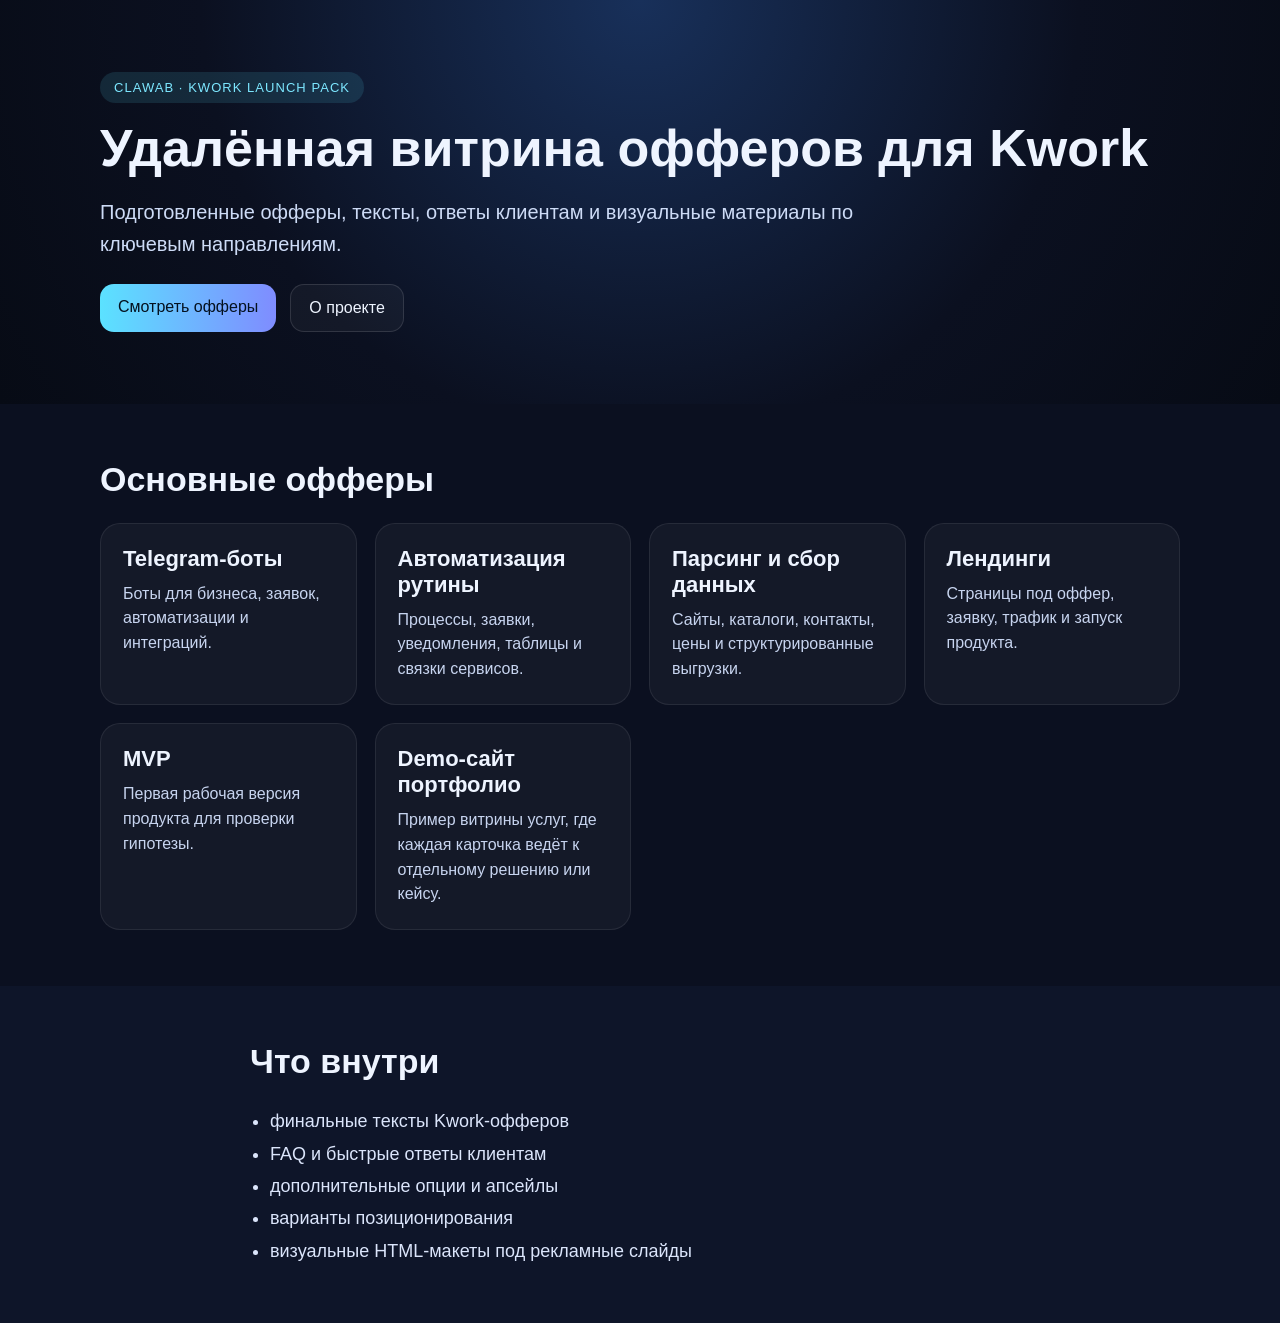
<file: index.html>
<!doctype html>
<html lang="ru">
<head>
  <meta charset="UTF-8" />
  <meta name="viewport" content="width=device-width, initial-scale=1.0" />
  <title>Clawab — Kwork Launch Pack</title>
  <link rel="stylesheet" href="styles.css" />
</head>
<body>
  <header class="hero">
    <div class="container">
      <div class="badge">Clawab · Kwork Launch Pack</div>
      <h1>Удалённая витрина офферов для Kwork</h1>
      <p class="lead">Подготовленные офферы, тексты, ответы клиентам и визуальные материалы по ключевым направлениям.</p>
      <div class="hero-links">
        <a class="button primary" href="#offers">Смотреть офферы</a>
        <a class="button" href="#about">О проекте</a>
      </div>
    </div>
  </header>

  <main>
    <section class="section" id="offers">
      <div class="container">
        <h2>Основные офферы</h2>
        <div class="grid cards">
          <a class="card" href="offers/telegram-bot.html">
            <h3>Telegram-боты</h3>
            <p>Боты для бизнеса, заявок, автоматизации и интеграций.</p>
          </a>
          <a class="card" href="offers/business-automation.html">
            <h3>Автоматизация рутины</h3>
            <p>Процессы, заявки, уведомления, таблицы и связки сервисов.</p>
          </a>
          <a class="card" href="offers/web-scraping.html">
            <h3>Парсинг и сбор данных</h3>
            <p>Сайты, каталоги, контакты, цены и структурированные выгрузки.</p>
          </a>
          <a class="card" href="offers/landing-pages.html">
            <h3>Лендинги</h3>
            <p>Страницы под оффер, заявку, трафик и запуск продукта.</p>
          </a>
          <a class="card" href="offers/mvp-development.html">
            <h3>MVP</h3>
            <p>Первая рабочая версия продукта для проверки гипотезы.</p>
          </a>
          <a class="card" href="offers/service-showcase.html">
            <h3>Demo-сайт портфолио</h3>
            <p>Пример витрины услуг, где каждая карточка ведёт к отдельному решению или кейсу.</p>
          </a>
        </div>
      </div>
    </section>

    <section class="section alt" id="about">
      <div class="container narrow">
        <h2>Что внутри</h2>
        <ul class="feature-list">
          <li>финальные тексты Kwork-офферов</li>
          <li>FAQ и быстрые ответы клиентам</li>
          <li>дополнительные опции и апсейлы</li>
          <li>варианты позиционирования</li>
          <li>визуальные HTML-макеты под рекламные слайды</li>
        </ul>
      </div>
    </section>
  </main>
</body>
</html>
</file>
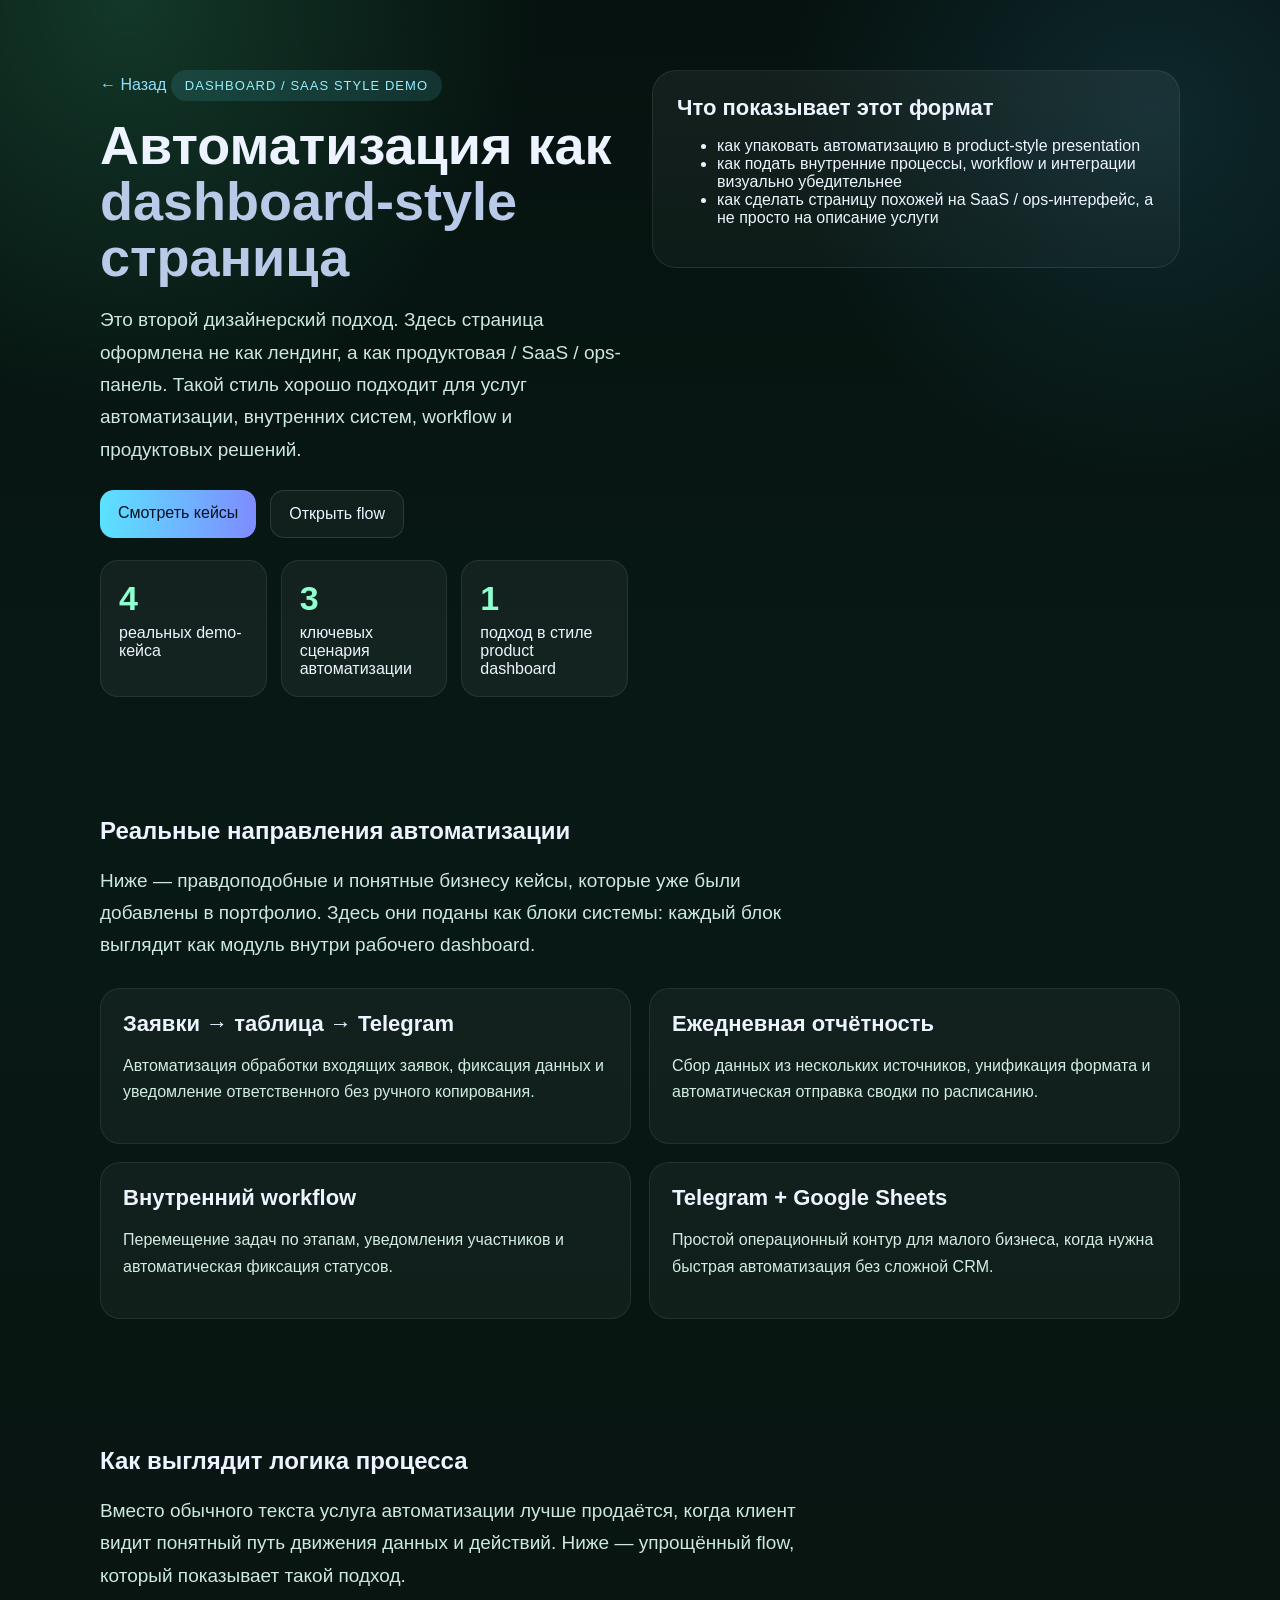
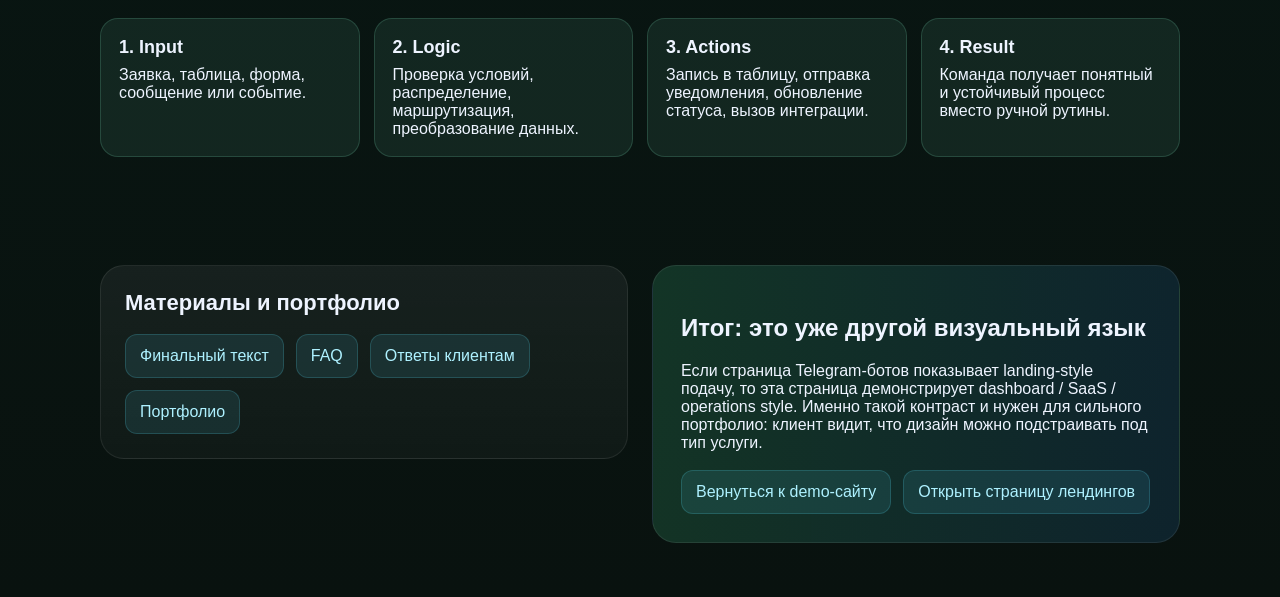
<file: offers/business-automation.html>
<!doctype html>
<html lang="ru">
<head>
  <meta charset="UTF-8"/>
  <meta name="viewport" content="width=device-width, initial-scale=1.0"/>
  <title>Автоматизация — Dashboard Demo</title>
  <link rel="stylesheet" href="../styles.css"/>
</head>
<body class="dashboard-page">
  <main>
    <section class="dash-hero">
      <div class="container dash-grid">
        <div>
          <a class="back" href="../index.html">← Назад</a>
          <div class="landing-kicker">Dashboard / SaaS style demo</div>
          <h1 class="dash-title">Автоматизация как <span class="muted">dashboard-style страница</span></h1>
          <p class="dash-text">Это второй дизайнерский подход. Здесь страница оформлена не как лендинг, а как продуктовая / SaaS / ops-панель. Такой стиль хорошо подходит для услуг автоматизации, внутренних систем, workflow и продуктовых решений.</p>
          <div class="landing-actions">
            <a class="button primary" href="#cases">Смотреть кейсы</a>
            <a class="button" href="#flow">Открыть flow</a>
          </div>
          <div class="stats">
            <div class="stat"><div class="num">4</div><div>реальных demo-кейса</div></div>
            <div class="stat"><div class="num">3</div><div>ключевых сценария автоматизации</div></div>
            <div class="stat"><div class="num">1</div><div>подход в стиле product dashboard</div></div>
          </div>
        </div>
        <div class="dash-panel">
          <h3>Что показывает этот формат</h3>
          <ul>
            <li>как упаковать автоматизацию в product-style presentation</li>
            <li>как подать внутренние процессы, workflow и интеграции визуально убедительнее</li>
            <li>как сделать страницу похожей на SaaS / ops-интерфейс, а не просто на описание услуги</li>
          </ul>
        </div>
      </div>
    </section>

    <section class="dash-layout" id="cases">
      <div class="container">
        <div class="section-intro">
          <h2>Реальные направления автоматизации</h2>
          <p class="dash-text">Ниже — правдоподобные и понятные бизнесу кейсы, которые уже были добавлены в портфолио. Здесь они поданы как блоки системы: каждый блок выглядит как модуль внутри рабочего dashboard.</p>
        </div>
        <div class="dashboard-cards">
          <div class="dashboard-card">
            <h3>Заявки → таблица → Telegram</h3>
            <p>Автоматизация обработки входящих заявок, фиксация данных и уведомление ответственного без ручного копирования.</p>
          </div>
          <div class="dashboard-card">
            <h3>Ежедневная отчётность</h3>
            <p>Сбор данных из нескольких источников, унификация формата и автоматическая отправка сводки по расписанию.</p>
          </div>
          <div class="dashboard-card">
            <h3>Внутренний workflow</h3>
            <p>Перемещение задач по этапам, уведомления участников и автоматическая фиксация статусов.</p>
          </div>
          <div class="dashboard-card">
            <h3>Telegram + Google Sheets</h3>
            <p>Простой операционный контур для малого бизнеса, когда нужна быстрая автоматизация без сложной CRM.</p>
          </div>
        </div>
      </div>
    </section>

    <section class="dash-layout" id="flow">
      <div class="container">
        <div class="section-intro">
          <h2>Как выглядит логика процесса</h2>
          <p class="dash-text">Вместо обычного текста услуга автоматизации лучше продаётся, когда клиент видит понятный путь движения данных и действий. Ниже — упрощённый flow, который показывает такой подход.</p>
        </div>
        <div class="process-flow">
          <div class="flow-step"><strong>1. Input</strong>Заявка, таблица, форма, сообщение или событие.</div>
          <div class="flow-step"><strong>2. Logic</strong>Проверка условий, распределение, маршрутизация, преобразование данных.</div>
          <div class="flow-step"><strong>3. Actions</strong>Запись в таблицу, отправка уведомления, обновление статуса, вызов интеграции.</div>
          <div class="flow-step"><strong>4. Result</strong>Команда получает понятный и устойчивый процесс вместо ручной рутины.</div>
        </div>
      </div>
    </section>

    <section class="dash-layout">
      <div class="container dash-grid">
        <div class="dash-panel">
          <h3>Материалы и портфолио</h3>
          <div class="links">
            <a class="smallbtn" href="../../offers/kwork/focus/business-automation/business-automation-kwork-final.md">Финальный текст</a>
            <a class="smallbtn" href="../../offers/kwork/focus/business-automation/business-automation-faq.md">FAQ</a>
            <a class="smallbtn" href="../../offers/kwork/focus/business-automation/business-automation-client-replies.md">Ответы клиентам</a>
            <a class="smallbtn" href="../../offers/kwork/focus/business-automation/business-automation-portfolio.md">Портфолио</a>
          </div>
        </div>
        <div class="dashboard-band">
          <h2>Итог: это уже другой визуальный язык</h2>
          <p>Если страница Telegram-ботов показывает landing-style подачу, то эта страница демонстрирует dashboard / SaaS / operations style. Именно такой контраст и нужен для сильного портфолио: клиент видит, что дизайн можно подстраивать под тип услуги.</p>
          <div class="links">
            <a class="smallbtn" href="service-showcase.html">Вернуться к demo-сайту</a>
            <a class="smallbtn" href="landing-pages.html">Открыть страницу лендингов</a>
          </div>
        </div>
      </div>
    </section>
  </main>
</body>
</html>
</file>
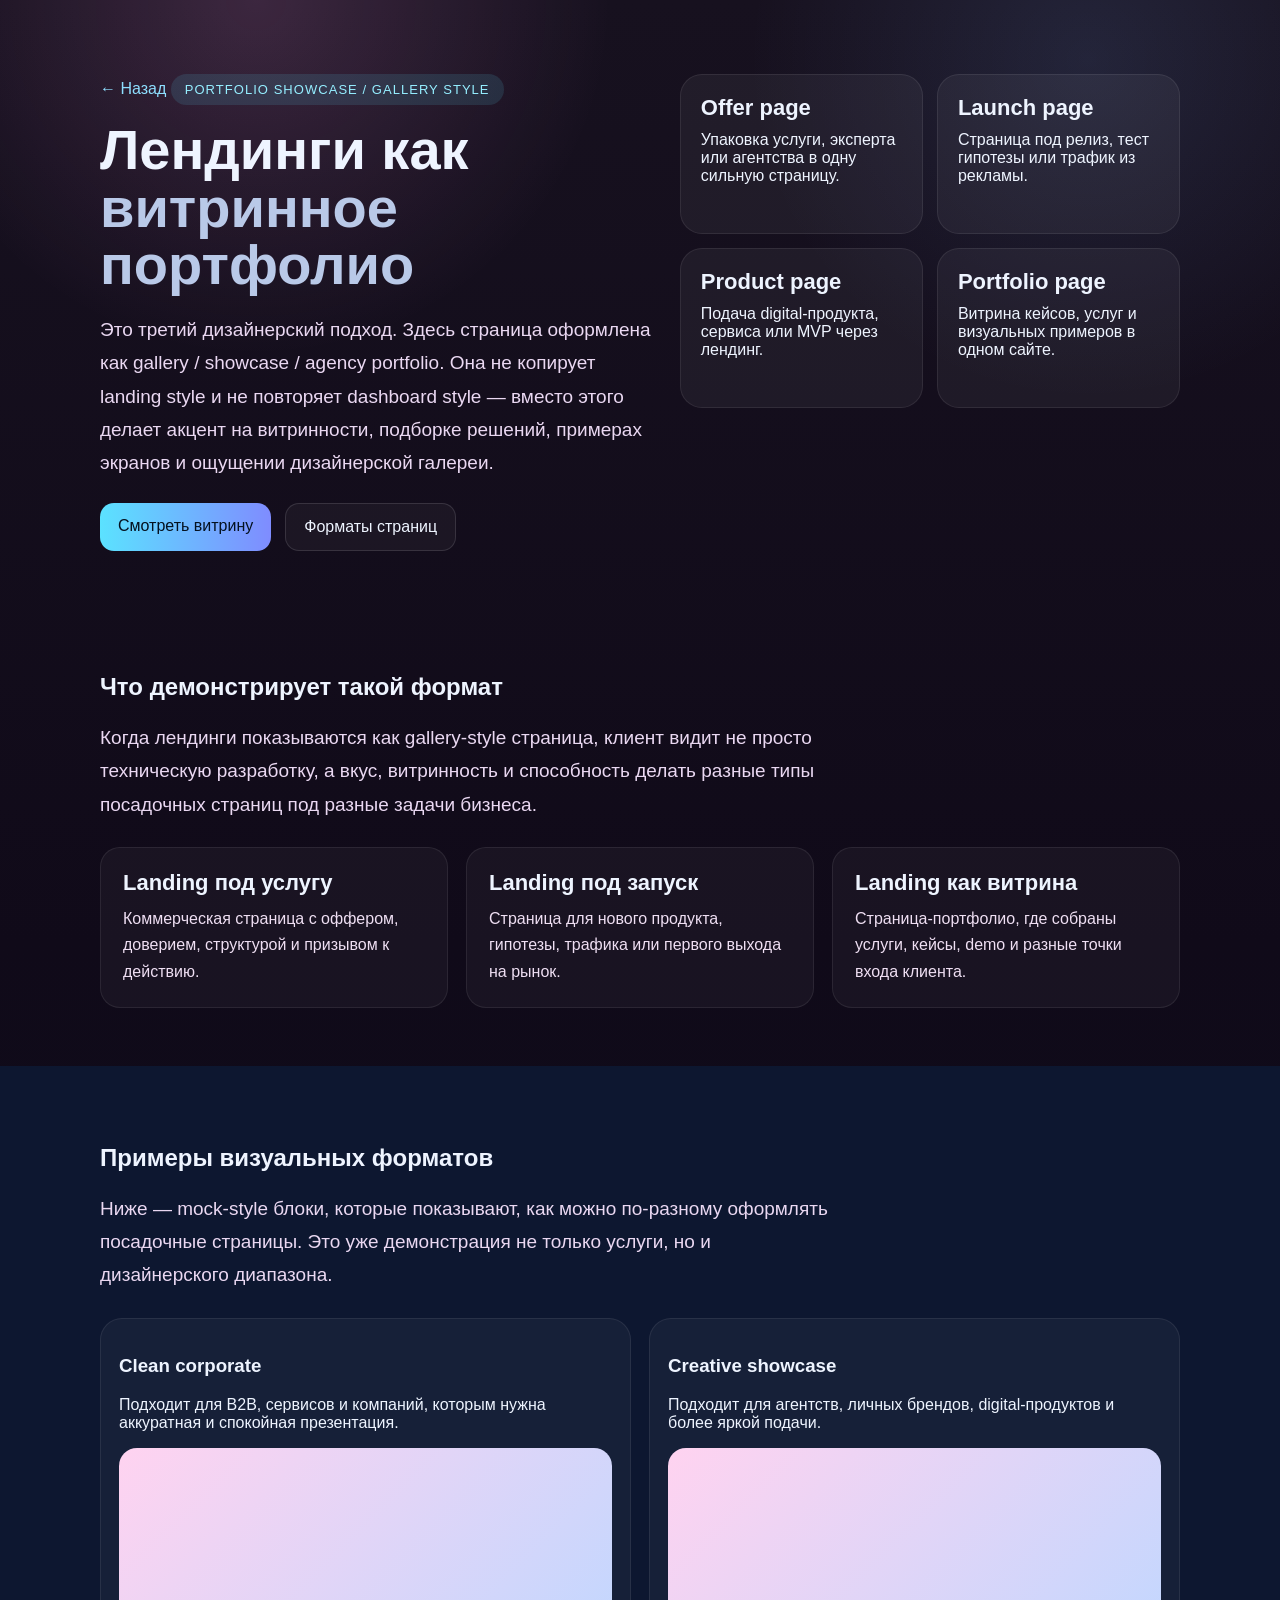
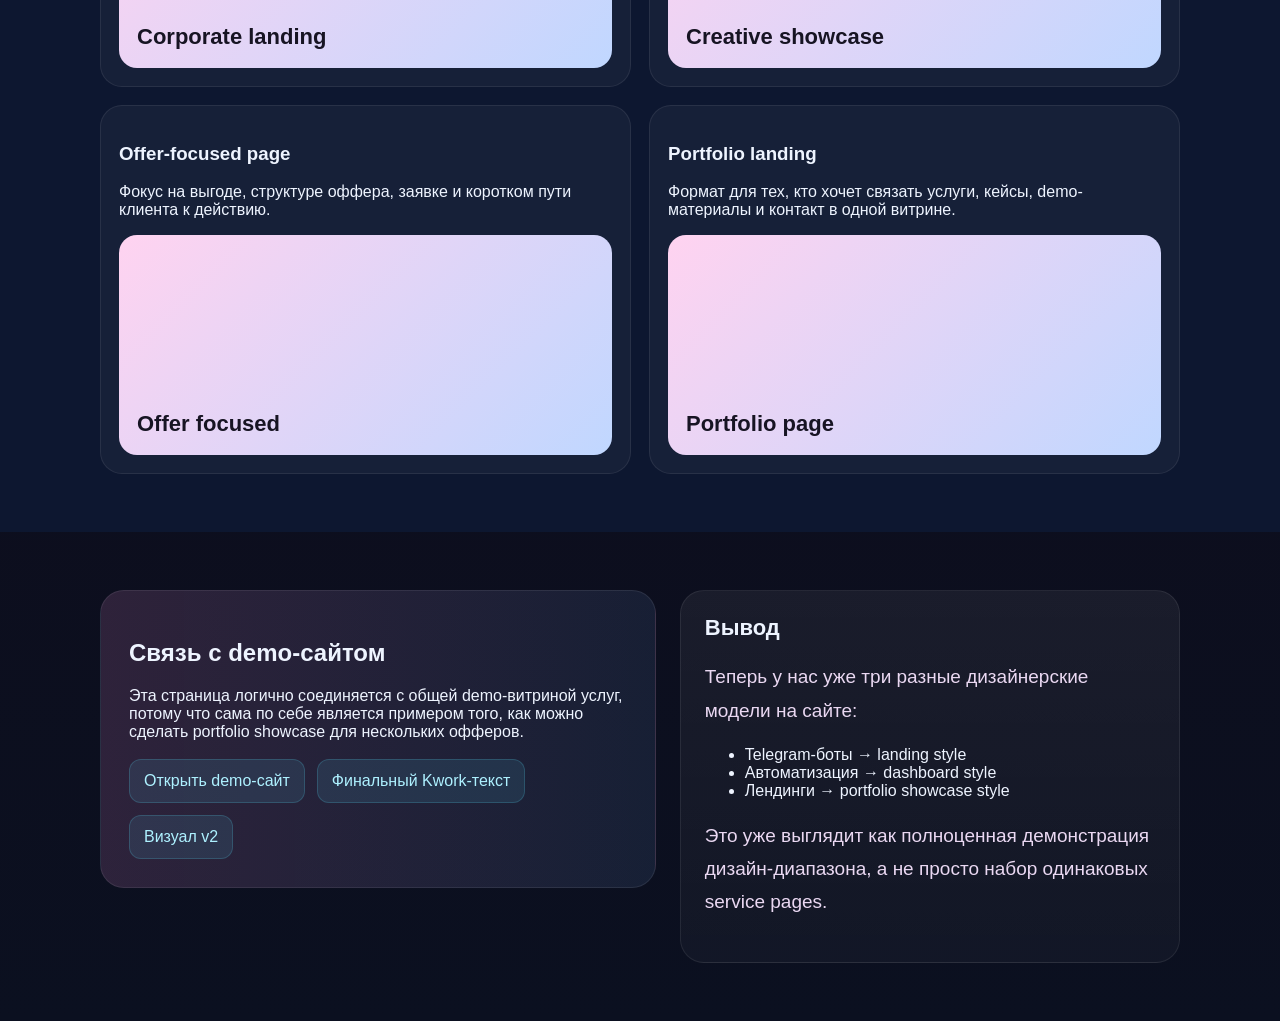
<file: offers/landing-pages.html>
<!doctype html>
<html lang="ru">
<head>
  <meta charset="UTF-8"/>
  <meta name="viewport" content="width=device-width, initial-scale=1.0"/>
  <title>Лендинги — Portfolio Showcase</title>
  <link rel="stylesheet" href="../styles.css"/>
</head>
<body class="gallery-page">
  <main>
    <section class="gallery-hero">
      <div class="container gallery-grid">
        <div>
          <a class="back" href="../index.html">← Назад</a>
          <div class="landing-kicker">Portfolio showcase / gallery style</div>
          <h1 class="gallery-title">Лендинги как <span class="muted">витринное портфолио</span></h1>
          <p class="gallery-text">Это третий дизайнерский подход. Здесь страница оформлена как gallery / showcase / agency portfolio. Она не копирует landing style и не повторяет dashboard style — вместо этого делает акцент на витринности, подборке решений, примерах экранов и ощущении дизайнерской галереи.</p>
          <div class="landing-actions">
            <a class="button primary" href="#gallery">Смотреть витрину</a>
            <a class="button" href="#formats">Форматы страниц</a>
          </div>
        </div>
        <div class="gallery-board">
          <div class="gallery-tile"><strong>Offer page</strong>Упаковка услуги, эксперта или агентства в одну сильную страницу.</div>
          <div class="gallery-tile"><strong>Launch page</strong>Страница под релиз, тест гипотезы или трафик из рекламы.</div>
          <div class="gallery-tile"><strong>Product page</strong>Подача digital-продукта, сервиса или MVP через лендинг.</div>
          <div class="gallery-tile"><strong>Portfolio page</strong>Витрина кейсов, услуг и визуальных примеров в одном сайте.</div>
        </div>
      </div>
    </section>

    <section class="landing-section" id="gallery">
      <div class="container">
        <div class="section-intro">
          <h2>Что демонстрирует такой формат</h2>
          <p class="gallery-text">Когда лендинги показываются как gallery-style страница, клиент видит не просто техническую разработку, а вкус, витринность и способность делать разные типы посадочных страниц под разные задачи бизнеса.</p>
        </div>
        <div class="portfolio-stack">
          <div class="portfolio-card">
            <h3>Landing под услугу</h3>
            <p>Коммерческая страница с оффером, доверием, структурой и призывом к действию.</p>
          </div>
          <div class="portfolio-card">
            <h3>Landing под запуск</h3>
            <p>Страница для нового продукта, гипотезы, трафика или первого выхода на рынок.</p>
          </div>
          <div class="portfolio-card">
            <h3>Landing как витрина</h3>
            <p>Страница-портфолио, где собраны услуги, кейсы, demo и разные точки входа клиента.</p>
          </div>
        </div>
      </div>
    </section>

    <section class="landing-section alt" id="formats">
      <div class="container">
        <div class="section-intro">
          <h2>Примеры визуальных форматов</h2>
          <p class="gallery-text">Ниже — mock-style блоки, которые показывают, как можно по-разному оформлять посадочные страницы. Это уже демонстрация не только услуги, но и дизайнерского диапазона.</p>
        </div>
        <div class="mock-gallery">
          <div class="mock-card">
            <h3>Clean corporate</h3>
            <p>Подходит для B2B, сервисов и компаний, которым нужна аккуратная и спокойная презентация.</p>
            <div class="mock-window">Corporate landing</div>
          </div>
          <div class="mock-card">
            <h3>Creative showcase</h3>
            <p>Подходит для агентств, личных брендов, digital-продуктов и более яркой подачи.</p>
            <div class="mock-window">Creative showcase</div>
          </div>
          <div class="mock-card">
            <h3>Offer-focused page</h3>
            <p>Фокус на выгоде, структуре оффера, заявке и коротком пути клиента к действию.</p>
            <div class="mock-window">Offer focused</div>
          </div>
          <div class="mock-card">
            <h3>Portfolio landing</h3>
            <p>Формат для тех, кто хочет связать услуги, кейсы, demo-материалы и контакт в одной витрине.</p>
            <div class="mock-window">Portfolio page</div>
          </div>
        </div>
      </div>
    </section>

    <section class="landing-section">
      <div class="container gallery-grid">
        <div class="gallery-band">
          <h2>Связь с demo-сайтом</h2>
          <p>Эта страница логично соединяется с общей demo-витриной услуг, потому что сама по себе является примером того, как можно сделать portfolio showcase для нескольких офферов.</p>
          <div class="links">
            <a class="smallbtn" href="service-showcase.html">Открыть demo-сайт</a>
            <a class="smallbtn" href="../../offers/kwork/focus/landing-pages/landing-pages-kwork-final.md">Финальный Kwork-текст</a>
            <a class="smallbtn" href="../../offers/kwork/focus/landing-pages/landing-pages-visual-v2.html">Визуал v2</a>
          </div>
        </div>
        <div class="dash-panel">
          <h3>Вывод</h3>
          <p class="gallery-text">Теперь у нас уже три разные дизайнерские модели на сайте:</p>
          <ul>
            <li>Telegram-боты → landing style</li>
            <li>Автоматизация → dashboard style</li>
            <li>Лендинги → portfolio showcase style</li>
          </ul>
          <p class="gallery-text">Это уже выглядит как полноценная демонстрация дизайн-диапазона, а не просто набор одинаковых service pages.</p>
        </div>
      </div>
    </section>
  </main>
</body>
</html>
</file>
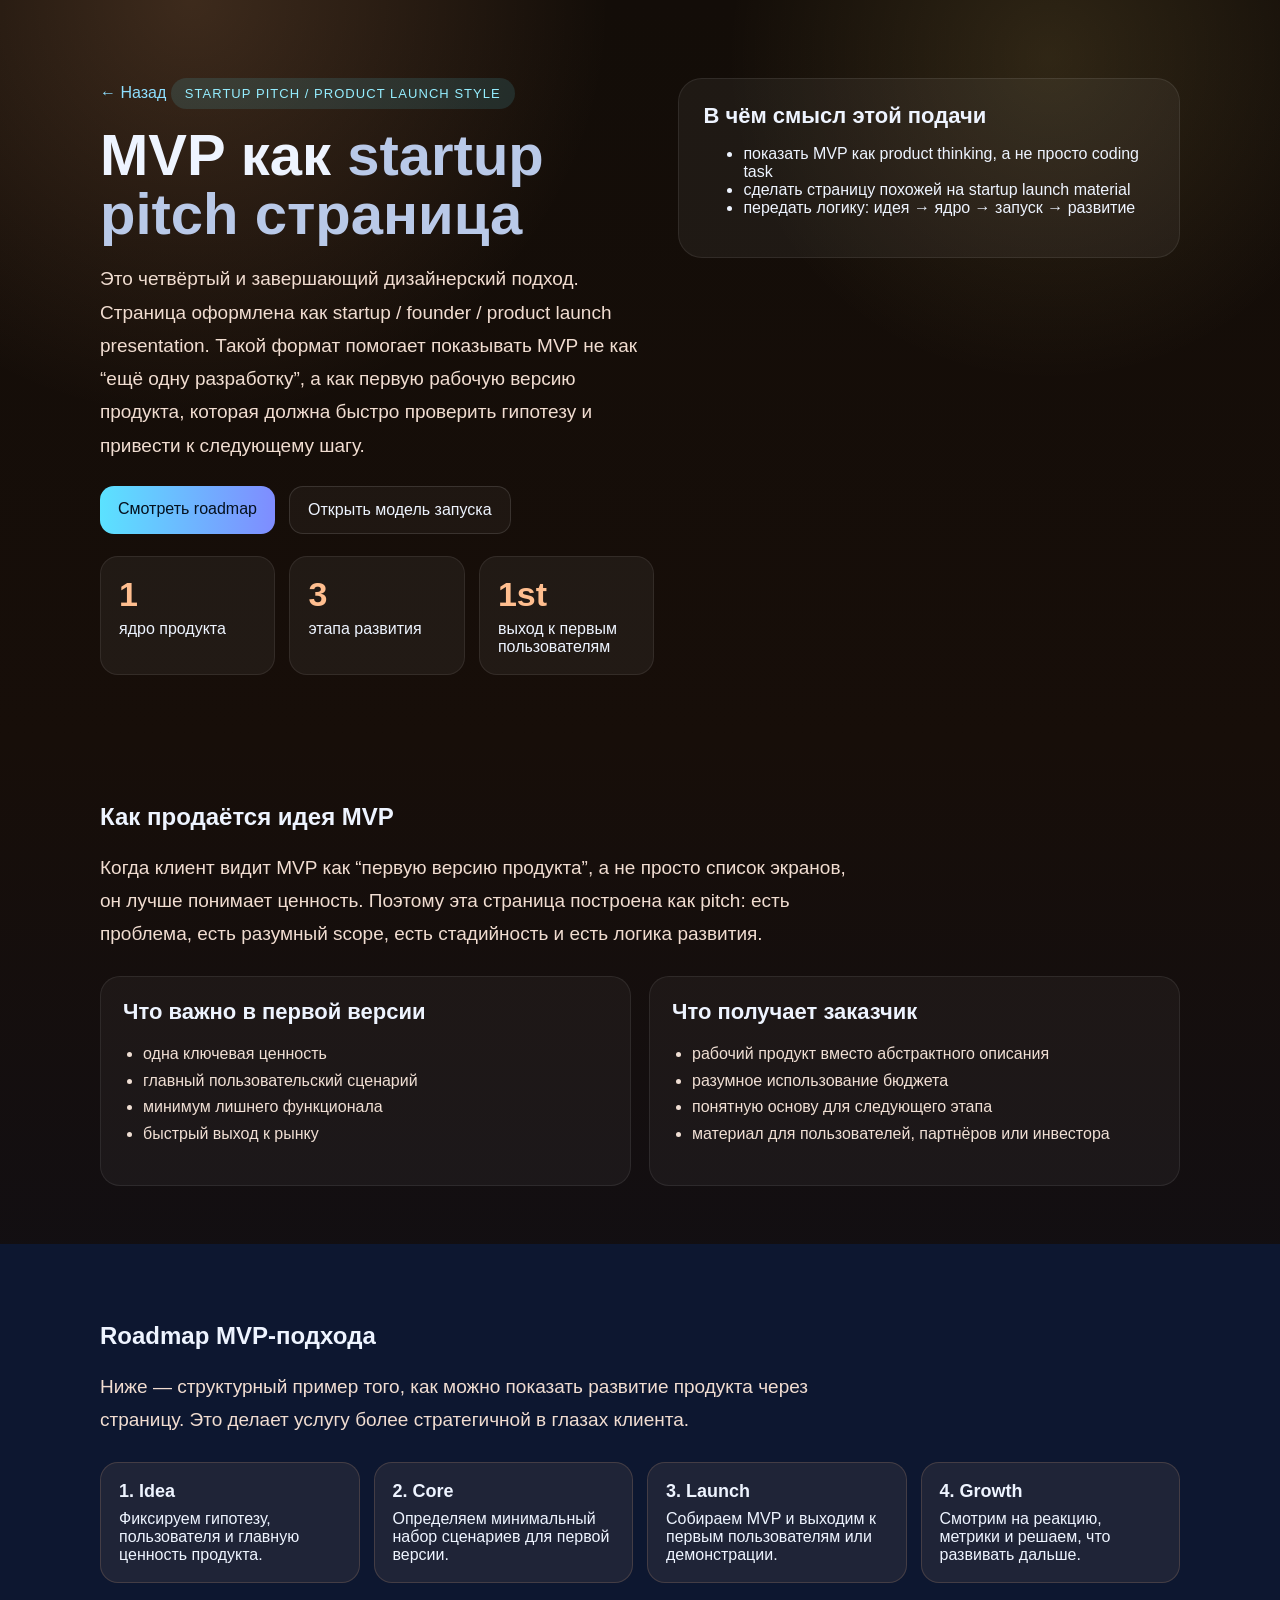
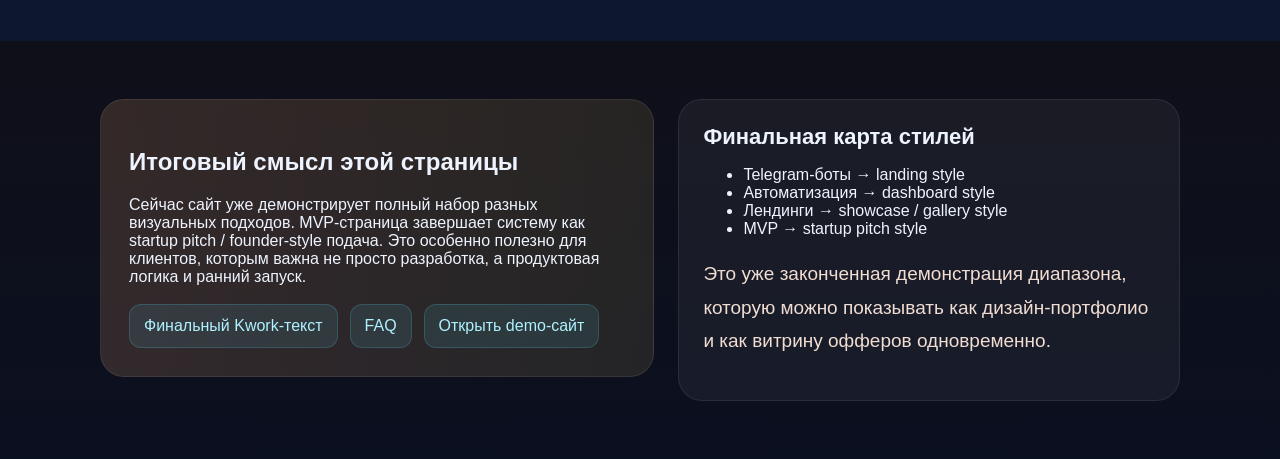
<file: offers/mvp-development.html>
<!doctype html>
<html lang="ru">
<head>
  <meta charset="UTF-8"/>
  <meta name="viewport" content="width=device-width, initial-scale=1.0"/>
  <title>MVP — Startup Pitch</title>
  <link rel="stylesheet" href="../styles.css"/>
</head>
<body class="startup-page">
  <main>
    <section class="startup-hero">
      <div class="container startup-grid">
        <div>
          <a class="back" href="../index.html">← Назад</a>
          <div class="landing-kicker">Startup pitch / product launch style</div>
          <h1 class="startup-title">MVP как <span class="muted">startup pitch страница</span></h1>
          <p class="startup-text">Это четвёртый и завершающий дизайнерский подход. Страница оформлена как startup / founder / product launch presentation. Такой формат помогает показывать MVP не как “ещё одну разработку”, а как первую рабочую версию продукта, которая должна быстро проверить гипотезу и привести к следующему шагу.</p>
          <div class="landing-actions">
            <a class="button primary" href="#roadmap">Смотреть roadmap</a>
            <a class="button" href="#model">Открыть модель запуска</a>
          </div>
          <div class="startup-metrics">
            <div class="startup-metric"><div class="num">1</div><div>ядро продукта</div></div>
            <div class="startup-metric"><div class="num">3</div><div>этапа развития</div></div>
            <div class="startup-metric"><div class="num">1st</div><div>выход к первым пользователям</div></div>
          </div>
        </div>
        <div class="startup-panel">
          <h3>В чём смысл этой подачи</h3>
          <ul>
            <li>показать MVP как product thinking, а не просто coding task</li>
            <li>сделать страницу похожей на startup launch material</li>
            <li>передать логику: идея → ядро → запуск → развитие</li>
          </ul>
        </div>
      </div>
    </section>

    <section class="landing-section" id="model">
      <div class="container">
        <div class="section-intro">
          <h2>Как продаётся идея MVP</h2>
          <p class="startup-text">Когда клиент видит MVP как “первую версию продукта”, а не просто список экранов, он лучше понимает ценность. Поэтому эта страница построена как pitch: есть проблема, есть разумный scope, есть стадийность и есть логика развития.</p>
        </div>
        <div class="founder-grid">
          <div class="founder-card">
            <h3>Что важно в первой версии</h3>
            <ul>
              <li>одна ключевая ценность</li>
              <li>главный пользовательский сценарий</li>
              <li>минимум лишнего функционала</li>
              <li>быстрый выход к рынку</li>
            </ul>
          </div>
          <div class="founder-card">
            <h3>Что получает заказчик</h3>
            <ul>
              <li>рабочий продукт вместо абстрактного описания</li>
              <li>разумное использование бюджета</li>
              <li>понятную основу для следующего этапа</li>
              <li>материал для пользователей, партнёров или инвестора</li>
            </ul>
          </div>
        </div>
      </div>
    </section>

    <section class="landing-section alt" id="roadmap">
      <div class="container">
        <div class="section-intro">
          <h2>Roadmap MVP-подхода</h2>
          <p class="startup-text">Ниже — структурный пример того, как можно показать развитие продукта через страницу. Это делает услугу более стратегичной в глазах клиента.</p>
        </div>
        <div class="roadmap">
          <div class="roadmap-step"><strong>1. Idea</strong>Фиксируем гипотезу, пользователя и главную ценность продукта.</div>
          <div class="roadmap-step"><strong>2. Core</strong>Определяем минимальный набор сценариев для первой версии.</div>
          <div class="roadmap-step"><strong>3. Launch</strong>Собираем MVP и выходим к первым пользователям или демонстрации.</div>
          <div class="roadmap-step"><strong>4. Growth</strong>Смотрим на реакцию, метрики и решаем, что развивать дальше.</div>
        </div>
      </div>
    </section>

    <section class="landing-section">
      <div class="container startup-grid">
        <div class="startup-band">
          <h2>Итоговый смысл этой страницы</h2>
          <p>Сейчас сайт уже демонстрирует полный набор разных визуальных подходов. MVP-страница завершает систему как startup pitch / founder-style подача. Это особенно полезно для клиентов, которым важна не просто разработка, а продуктовая логика и ранний запуск.</p>
          <div class="links">
            <a class="smallbtn" href="../../offers/kwork/focus/mvp-development/mvp-development-kwork-final.md">Финальный Kwork-текст</a>
            <a class="smallbtn" href="../../offers/kwork/focus/mvp-development/mvp-development-faq.md">FAQ</a>
            <a class="smallbtn" href="service-showcase.html">Открыть demo-сайт</a>
          </div>
        </div>
        <div class="startup-panel">
          <h3>Финальная карта стилей</h3>
          <ul>
            <li>Telegram-боты → landing style</li>
            <li>Автоматизация → dashboard style</li>
            <li>Лендинги → showcase / gallery style</li>
            <li>MVP → startup pitch style</li>
          </ul>
          <p class="startup-text">Это уже законченная демонстрация диапазона, которую можно показывать как дизайн-портфолио и как витрину офферов одновременно.</p>
        </div>
      </div>
    </section>
  </main>
</body>
</html>
</file>
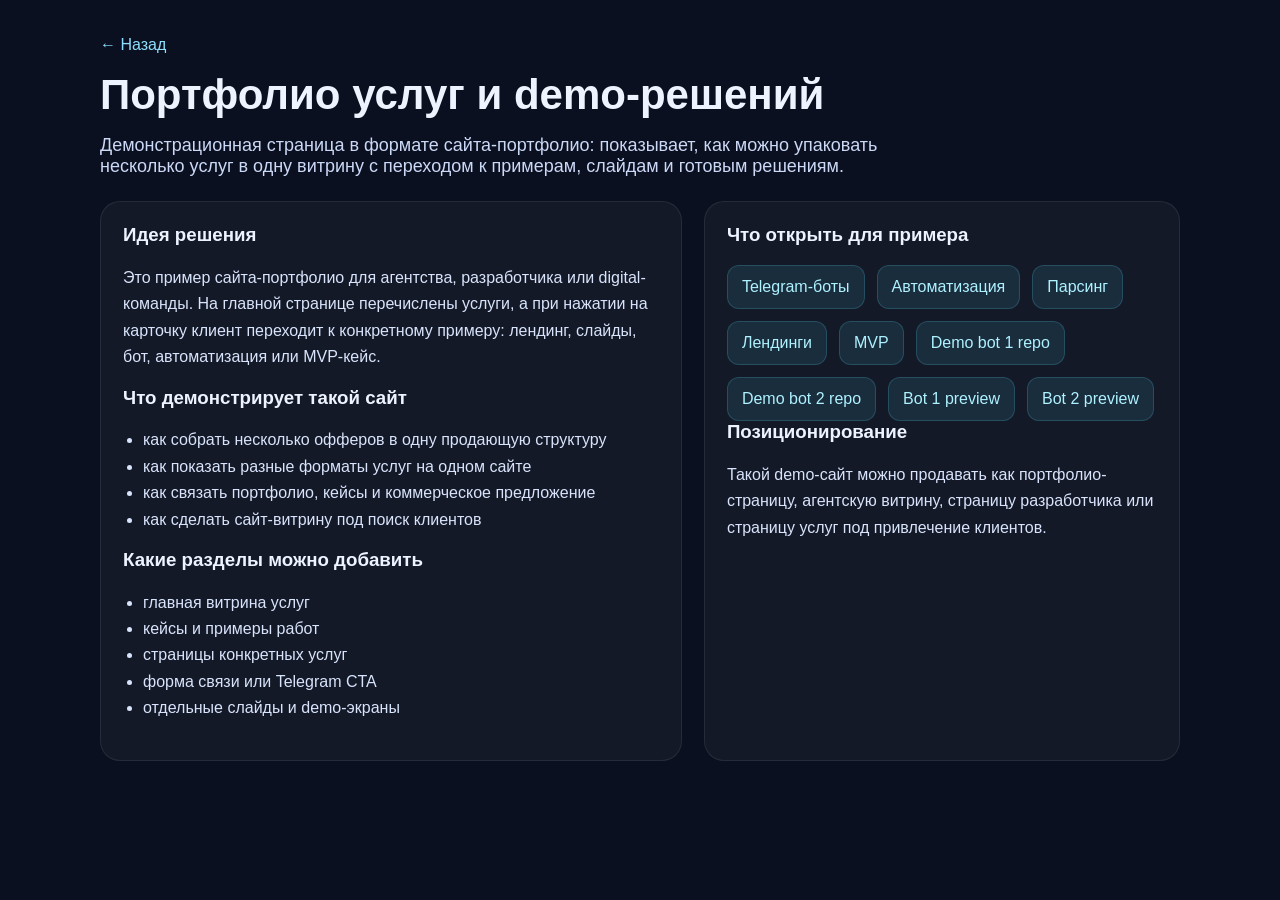
<file: offers/service-showcase.html>
<!doctype html><html lang="ru"><head><meta charset="UTF-8"/><meta name="viewport" content="width=device-width, initial-scale=1.0"/><title>Портфолио услуг</title><link rel="stylesheet" href="../styles.css"/></head><body><main class="offer-page"><div class="container"><a class="back" href="../index.html">← Назад</a><div class="hero-mini"><h1 class="offer-title">Портфолио услуг и demo-решений</h1><p class="offer-sub">Демонстрационная страница в формате сайта-портфолио: показывает, как можно упаковать несколько услуг в одну витрину с переходом к примерам, слайдам и готовым решениям.</p></div><div class="panels"><section class="panel"><h3>Идея решения</h3><p>Это пример сайта-портфолио для агентства, разработчика или digital-команды. На главной странице перечислены услуги, а при нажатии на карточку клиент переходит к конкретному примеру: лендинг, слайды, бот, автоматизация или MVP-кейс.</p><h3>Что демонстрирует такой сайт</h3><ul><li>как собрать несколько офферов в одну продающую структуру</li><li>как показать разные форматы услуг на одном сайте</li><li>как связать портфолио, кейсы и коммерческое предложение</li><li>как сделать сайт-витрину под поиск клиентов</li></ul><h3>Какие разделы можно добавить</h3><ul><li>главная витрина услуг</li><li>кейсы и примеры работ</li><li>страницы конкретных услуг</li><li>форма связи или Telegram CTA</li><li>отдельные слайды и demo-экраны</li></ul></section><aside class="panel"><h3>Что открыть для примера</h3><div class="links"><a class="smallbtn" href="telegram-bot.html">Telegram-боты</a><a class="smallbtn" href="business-automation.html">Автоматизация</a><a class="smallbtn" href="web-scraping.html">Парсинг</a><a class="smallbtn" href="landing-pages.html">Лендинги</a><a class="smallbtn" href="mvp-development.html">MVP</a><a class="smallbtn" href="https://github.com/seostout-design/wellcoom_tg_bot" target="_blank">Demo bot 1 repo</a><a class="smallbtn" href="https://github.com/seostout-design/form_tg_bot" target="_blank">Demo bot 2 repo</a><a class="smallbtn" href="../assets/bot1-screen.svg" target="_blank">Bot 1 preview</a><a class="smallbtn" href="../assets/bot2-screen.svg" target="_blank">Bot 2 preview</a></div><h3>Позиционирование</h3><p>Такой demo-сайт можно продавать как портфолио-страницу, агентскую витрину, страницу разработчика или страницу услуг под привлечение клиентов.</p></aside></div></div></main></body></html>
</file>
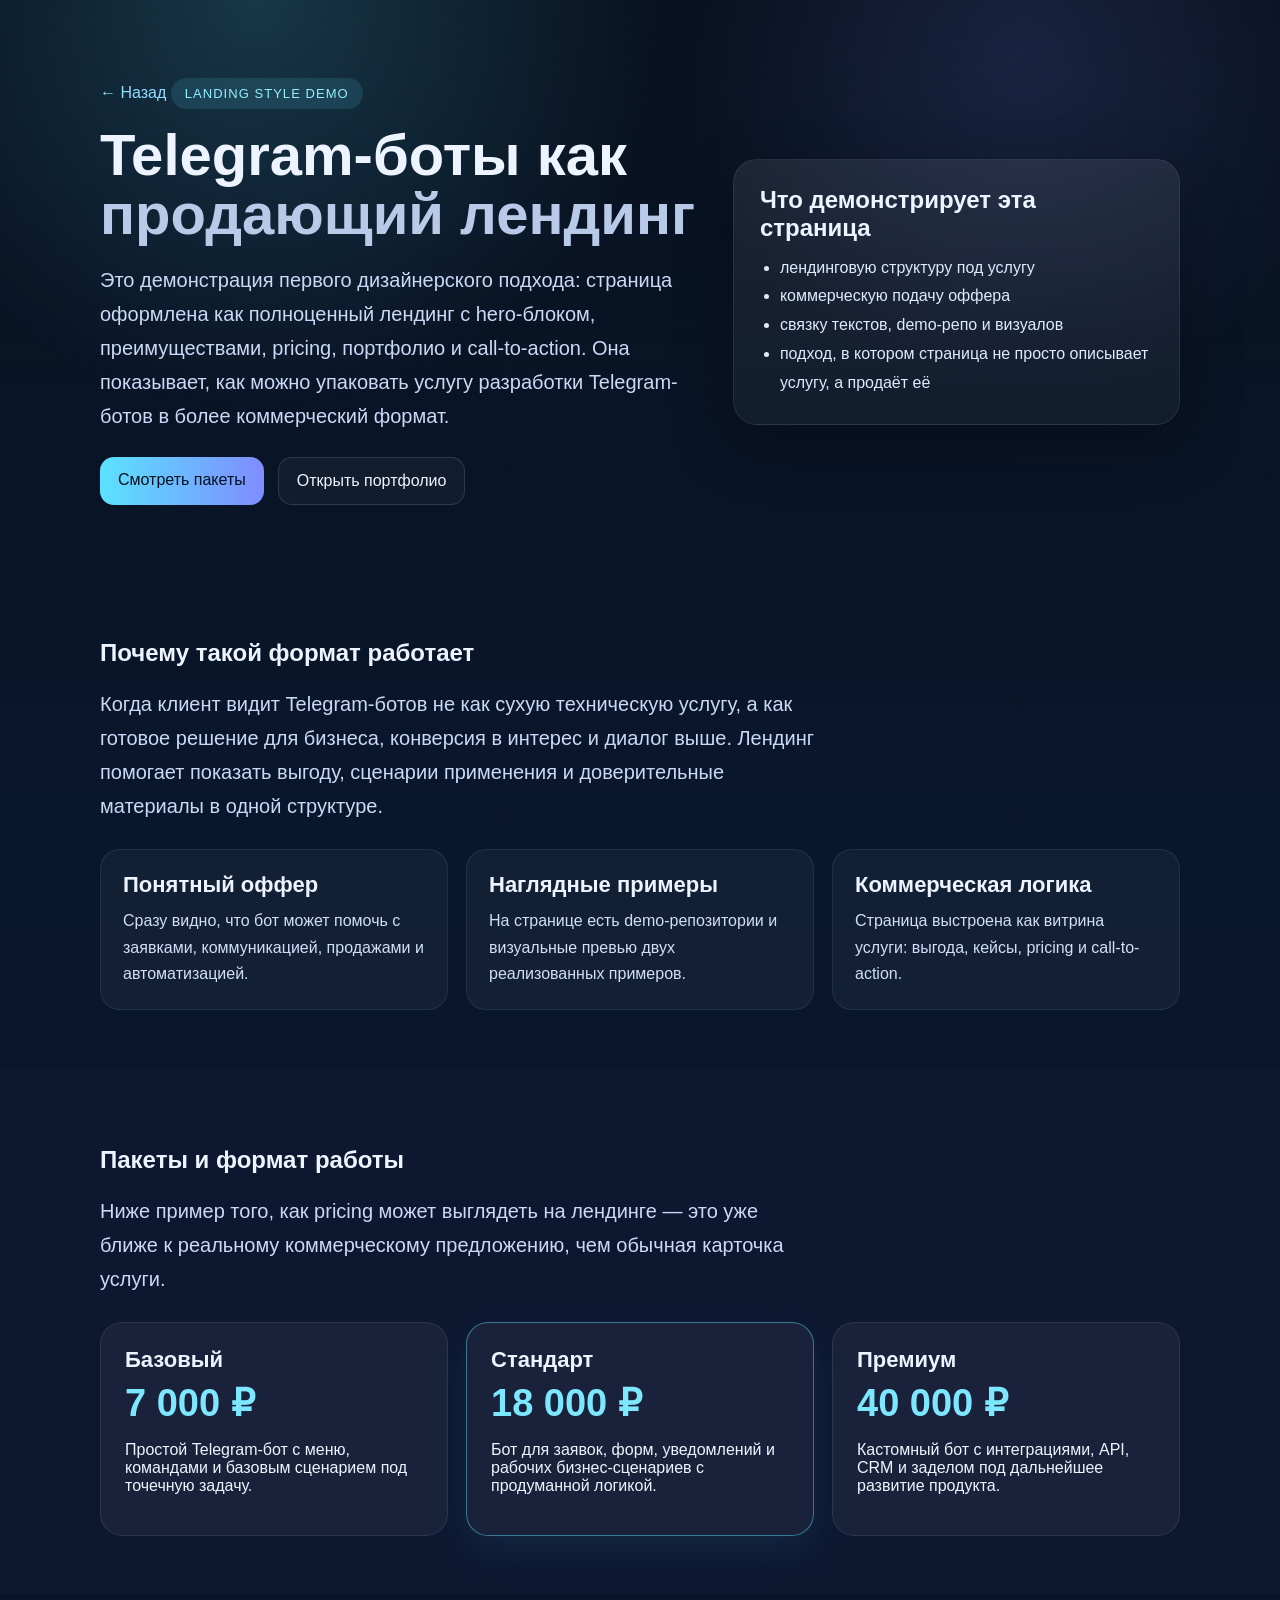
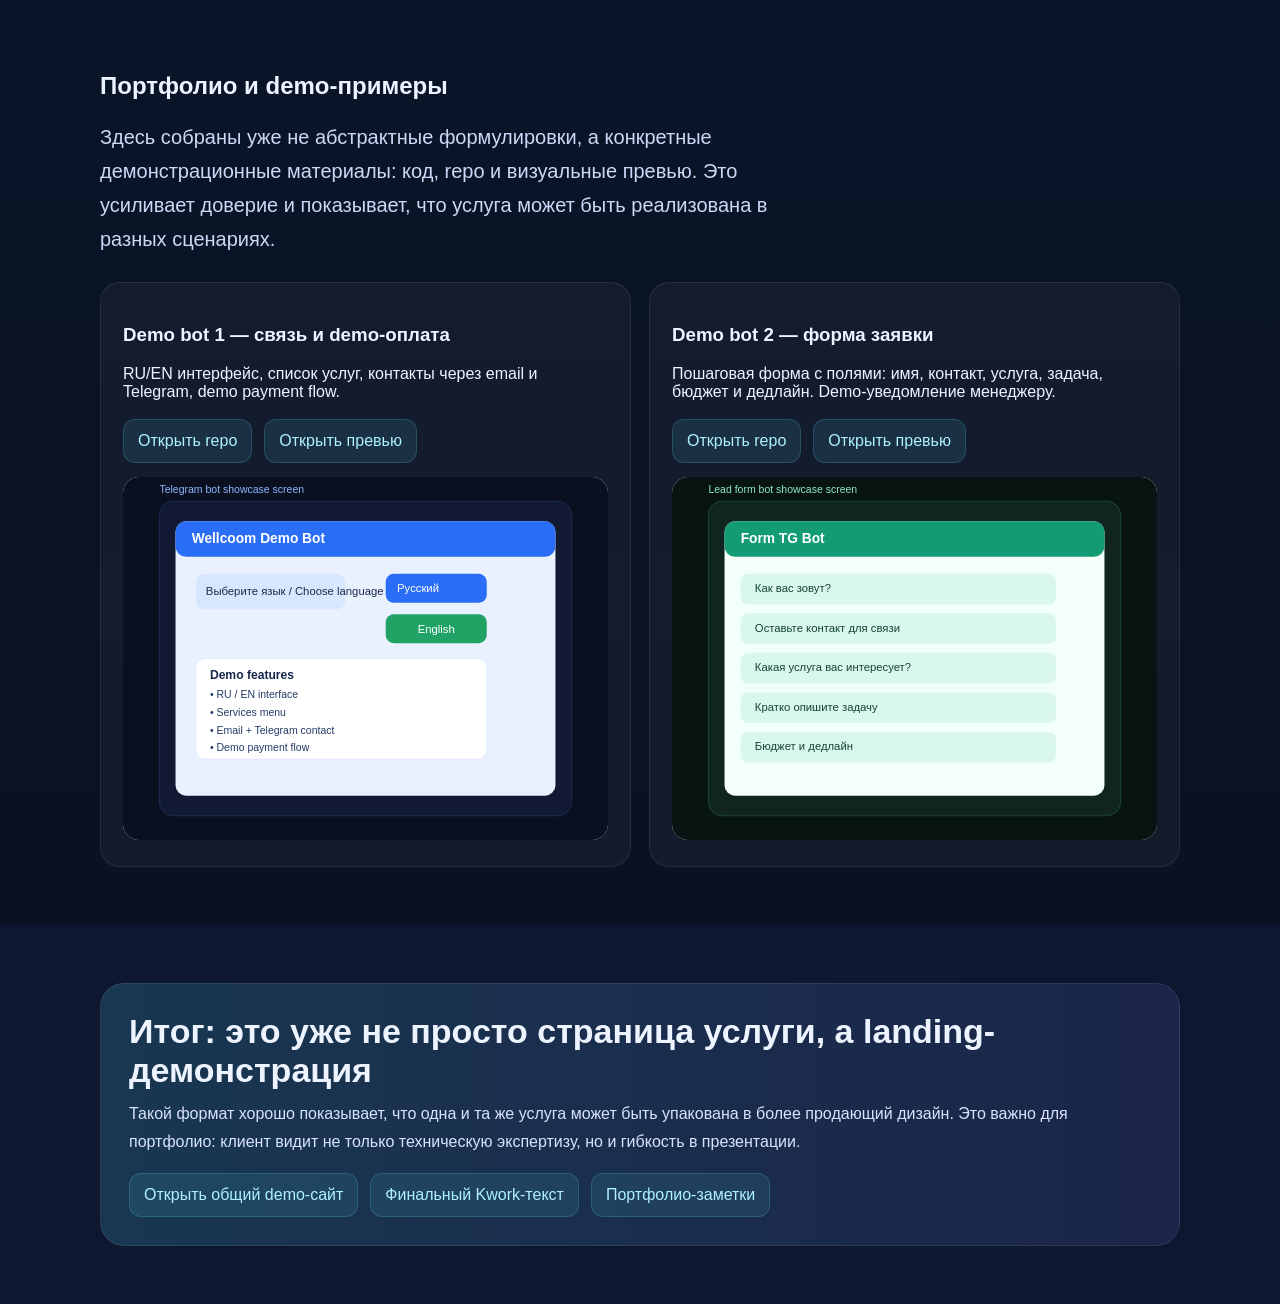
<file: offers/telegram-bot.html>
<!doctype html>
<html lang="ru">
<head>
  <meta charset="UTF-8"/>
  <meta name="viewport" content="width=device-width, initial-scale=1.0"/>
  <title>Telegram-боты — Landing Demo</title>
  <link rel="stylesheet" href="../styles.css"/>
</head>
<body class="landing-page">
  <main>
    <section class="landing-hero">
      <div class="container landing-grid">
        <div>
          <a class="back" href="../index.html">← Назад</a>
          <div class="landing-kicker">Landing style demo</div>
          <h1 class="landing-title">Telegram-боты как <span class="muted">продающий лендинг</span></h1>
          <p class="landing-text">Это демонстрация первого дизайнерского подхода: страница оформлена как полноценный лендинг с hero-блоком, преимуществами, pricing, портфолио и call-to-action. Она показывает, как можно упаковать услугу разработки Telegram-ботов в более коммерческий формат.</p>
          <div class="landing-actions">
            <a class="button primary" href="#pricing">Смотреть пакеты</a>
            <a class="button" href="#portfolio">Открыть портфолио</a>
          </div>
        </div>
        <div class="hero-card">
          <h3>Что демонстрирует эта страница</h3>
          <ul>
            <li>лендинговую структуру под услугу</li>
            <li>коммерческую подачу оффера</li>
            <li>связку текстов, demo-репо и визуалов</li>
            <li>подход, в котором страница не просто описывает услугу, а продаёт её</li>
          </ul>
        </div>
      </div>
    </section>

    <section class="landing-section">
      <div class="container">
        <div class="section-intro">
          <h2>Почему такой формат работает</h2>
          <p class="landing-text">Когда клиент видит Telegram-ботов не как сухую техническую услугу, а как готовое решение для бизнеса, конверсия в интерес и диалог выше. Лендинг помогает показать выгоду, сценарии применения и доверительные материалы в одной структуре.</p>
        </div>
        <div class="benefits">
          <div class="benefit">
            <h3>Понятный оффер</h3>
            <p>Сразу видно, что бот может помочь с заявками, коммуникацией, продажами и автоматизацией.</p>
          </div>
          <div class="benefit">
            <h3>Наглядные примеры</h3>
            <p>На странице есть demo-репозитории и визуальные превью двух реализованных примеров.</p>
          </div>
          <div class="benefit">
            <h3>Коммерческая логика</h3>
            <p>Страница выстроена как витрина услуги: выгода, кейсы, pricing и call-to-action.</p>
          </div>
        </div>
      </div>
    </section>

    <section class="landing-section alt" id="pricing">
      <div class="container">
        <div class="section-intro">
          <h2>Пакеты и формат работы</h2>
          <p class="landing-text">Ниже пример того, как pricing может выглядеть на лендинге — это уже ближе к реальному коммерческому предложению, чем обычная карточка услуги.</p>
        </div>
        <div class="pricing-grid">
          <div class="price-card">
            <h3>Базовый</h3>
            <div class="price">7 000 ₽</div>
            <p>Простой Telegram-бот с меню, командами и базовым сценарием под точечную задачу.</p>
          </div>
          <div class="price-card featured">
            <h3>Стандарт</h3>
            <div class="price">18 000 ₽</div>
            <p>Бот для заявок, форм, уведомлений и рабочих бизнес-сценариев с продуманной логикой.</p>
          </div>
          <div class="price-card">
            <h3>Премиум</h3>
            <div class="price">40 000 ₽</div>
            <p>Кастомный бот с интеграциями, API, CRM и заделом под дальнейшее развитие продукта.</p>
          </div>
        </div>
      </div>
    </section>

    <section class="landing-section" id="portfolio">
      <div class="container">
        <div class="section-intro">
          <h2>Портфолио и demo-примеры</h2>
          <p class="landing-text">Здесь собраны уже не абстрактные формулировки, а конкретные демонстрационные материалы: код, repo и визуальные превью. Это усиливает доверие и показывает, что услуга может быть реализована в разных сценариях.</p>
        </div>
        <div class="showcase-grid">
          <div class="showcase-card">
            <h3>Demo bot 1 — связь и demo-оплата</h3>
            <p>RU/EN интерфейс, список услуг, контакты через email и Telegram, demo payment flow.</p>
            <div class="links">
              <a class="smallbtn" href="https://github.com/seostout-design/wellcoom_tg_bot" target="_blank">Открыть repo</a>
              <a class="smallbtn" href="../assets/bot1-screen.svg" target="_blank">Открыть превью</a>
            </div>
            <img src="../assets/bot1-screen.svg" alt="Preview of demo bot 1"/>
          </div>
          <div class="showcase-card">
            <h3>Demo bot 2 — форма заявки</h3>
            <p>Пошаговая форма с полями: имя, контакт, услуга, задача, бюджет и дедлайн. Demo-уведомление менеджеру.</p>
            <div class="links">
              <a class="smallbtn" href="https://github.com/seostout-design/form_tg_bot" target="_blank">Открыть repo</a>
              <a class="smallbtn" href="../assets/bot2-screen.svg" target="_blank">Открыть превью</a>
            </div>
            <img src="../assets/bot2-screen.svg" alt="Preview of demo bot 2"/>
          </div>
        </div>
      </div>
    </section>

    <section class="landing-section alt">
      <div class="container">
        <div class="cta-band">
          <h2>Итог: это уже не просто страница услуги, а landing-демонстрация</h2>
          <p>Такой формат хорошо показывает, что одна и та же услуга может быть упакована в более продающий дизайн. Это важно для портфолио: клиент видит не только техническую экспертизу, но и гибкость в презентации.</p>
          <div class="links">
            <a class="smallbtn" href="service-showcase.html">Открыть общий demo-сайт</a>
            <a class="smallbtn" href="../../offers/kwork/focus/telegram-bot/telegram-bot-kwork-final.md">Финальный Kwork-текст</a>
            <a class="smallbtn" href="../../offers/kwork/focus/telegram-bot/telegram-bot-portfolio.md">Портфолио-заметки</a>
          </div>
        </div>
      </div>
    </section>
  </main>
</body>
</html>
</file>
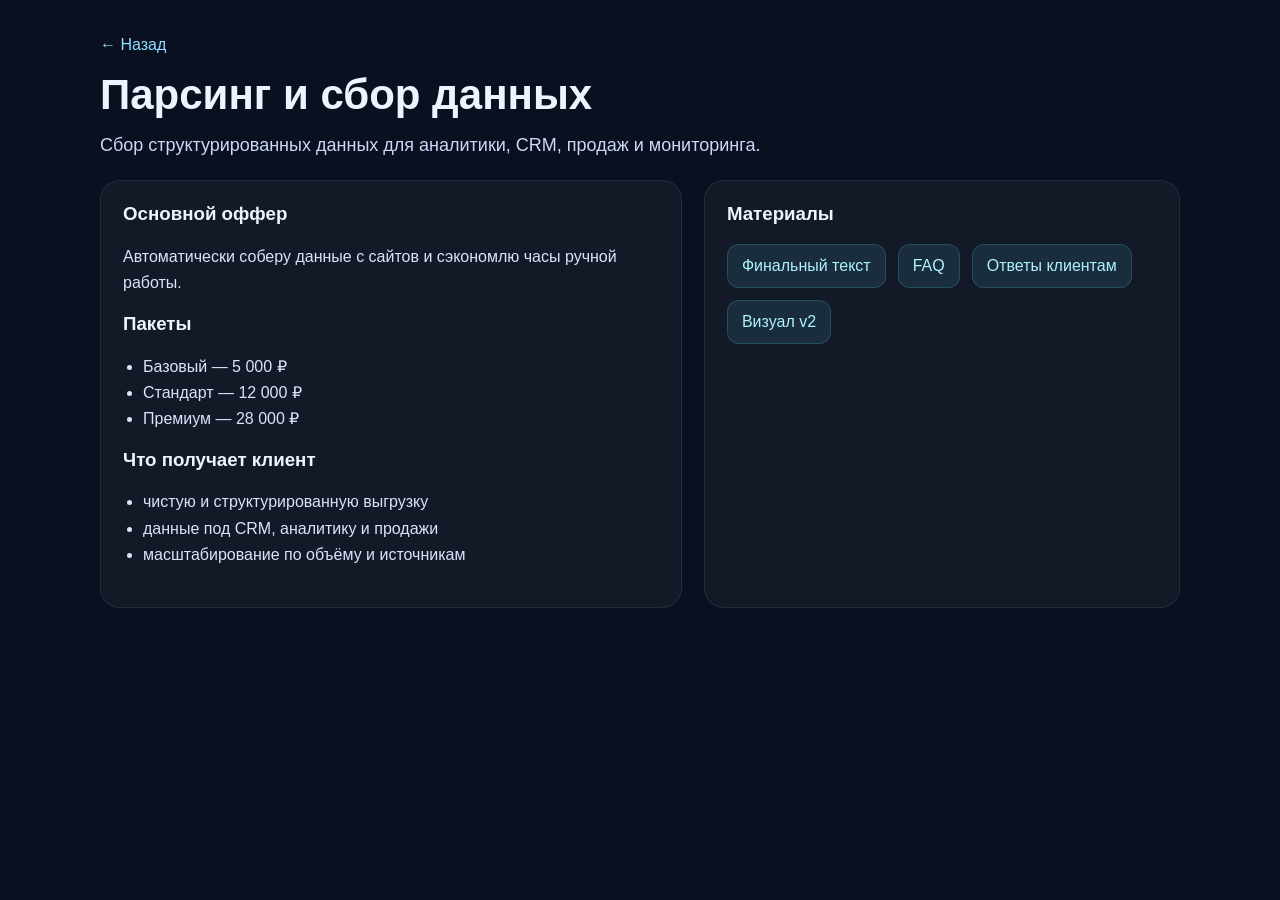
<file: offers/web-scraping.html>
<!doctype html><html lang="ru"><head><meta charset="UTF-8"/><meta name="viewport" content="width=device-width, initial-scale=1.0"/><title>Парсинг и сбор данных</title><link rel="stylesheet" href="../styles.css"/></head><body><main class="offer-page"><div class="container"><a class="back" href="../index.html">← Назад</a><div class="hero-mini"><h1 class="offer-title">Парсинг и сбор данных</h1><p class="offer-sub">Сбор структурированных данных для аналитики, CRM, продаж и мониторинга.</p></div><div class="panels"><section class="panel"><h3>Основной оффер</h3><p>Автоматически соберу данные с сайтов и сэкономлю часы ручной работы.</p><h3>Пакеты</h3><ul><li>Базовый — 5 000 ₽</li><li>Стандарт — 12 000 ₽</li><li>Премиум — 28 000 ₽</li></ul><h3>Что получает клиент</h3><ul><li>чистую и структурированную выгрузку</li><li>данные под CRM, аналитику и продажи</li><li>масштабирование по объёму и источникам</li></ul></section><aside class="panel"><h3>Материалы</h3><div class="links"><a class="smallbtn" href="../../offers/kwork/focus/web-scraping/web-scraping-kwork-final.md">Финальный текст</a><a class="smallbtn" href="../../offers/kwork/focus/web-scraping/web-scraping-faq.md">FAQ</a><a class="smallbtn" href="../../offers/kwork/focus/web-scraping/web-scraping-client-replies.md">Ответы клиентам</a><a class="smallbtn" href="../../offers/kwork/focus/web-scraping/web-scraping-visual-v2.html">Визуал v2</a></div></aside></div></div></main></body></html>
</file>
<file: styles.css>
*{box-sizing:border-box}body{margin:0;font-family:Inter,Arial,sans-serif;background:#0b1020;color:#eef4ff}a{text-decoration:none;color:inherit}.container{max-width:1120px;margin:0 auto;padding:0 20px}.narrow{max-width:820px}.hero{padding:72px 0;background:radial-gradient(circle at top,#18305a 0%,#0b1020 58%,#070b15 100%)}.badge{display:inline-block;padding:8px 14px;border-radius:999px;background:rgba(91,226,255,.12);color:#7de7ff;font-size:13px;text-transform:uppercase;letter-spacing:.08em;margin-bottom:18px}.hero h1{font-size:52px;line-height:1.05;margin:0 0 14px}.lead{font-size:20px;line-height:1.6;color:#cddbf6;max-width:780px}.hero-links{display:flex;gap:14px;flex-wrap:wrap;margin-top:24px}.button{display:inline-block;padding:14px 18px;border-radius:14px;border:1px solid rgba(255,255,255,.12);background:rgba(255,255,255,.04)}.button.primary{background:linear-gradient(90deg,#5be2ff,#7f8cff);color:#04111f;border:none}.section{padding:56px 0}.section.alt{background:#0e1529}.section h2{font-size:34px;margin:0 0 24px}.grid.cards{display:grid;grid-template-columns:repeat(auto-fit,minmax(240px,1fr));gap:18px}.card{display:block;padding:22px;border-radius:20px;background:rgba(255,255,255,.04);border:1px solid rgba(255,255,255,.08);transition:.2s transform,.2s border-color}.card:hover{transform:translateY(-3px);border-color:rgba(91,226,255,.4)}.card h3{margin:0 0 10px;font-size:22px}.card p{margin:0;color:#c7d4ef;line-height:1.55}.feature-list{margin:0;padding-left:20px;color:#dbe5fb;line-height:1.8;font-size:18px}.offer-page{padding:36px 0 60px}.back{display:inline-block;margin-bottom:18px;color:#8edfff}.hero-mini{margin-bottom:24px}.offer-title{font-size:42px;line-height:1.08;margin:0 0 10px}.offer-sub{font-size:18px;color:#cbd8f6;max-width:860px}.panels{display:grid;grid-template-columns:1.1fr .9fr;gap:22px;margin-top:22px}.panel{background:rgba(255,255,255,.04);border:1px solid rgba(255,255,255,.08);border-radius:20px;padding:22px}.panel h3{margin-top:0}.panel p,.panel li{color:#d8e4fb;line-height:1.65}.panel ul{padding-left:20px}.links{display:flex;flex-wrap:wrap;gap:12px;margin-top:18px}.smallbtn{display:inline-block;padding:12px 14px;border-radius:12px;background:rgba(91,226,255,.10);border:1px solid rgba(91,226,255,.18);color:#aef1ff}.landing-page{background:linear-gradient(180deg,#08111f 0%,#09172d 30%,#0b1020 100%)}.landing-hero{padding:78px 0 56px;background:radial-gradient(circle at 20% 0%,rgba(91,226,255,.18),transparent 35%),radial-gradient(circle at 80% 10%,rgba(127,140,255,.14),transparent 30%)}.landing-grid{display:grid;grid-template-columns:1.15fr .85fr;gap:28px;align-items:center}.landing-kicker{display:inline-block;padding:8px 14px;border-radius:999px;background:rgba(91,226,255,.12);color:#95eeff;font-size:13px;text-transform:uppercase;letter-spacing:.08em;margin-bottom:16px}.landing-title{font-size:58px;line-height:1.02;margin:0 0 16px}.landing-text{font-size:20px;line-height:1.7;color:#cbd9f6;max-width:720px}.landing-actions{display:flex;gap:14px;flex-wrap:wrap;margin-top:24px}.hero-card{padding:26px;border-radius:24px;background:linear-gradient(180deg,rgba(255,255,255,.08),rgba(255,255,255,.04));border:1px solid rgba(255,255,255,.08);box-shadow:0 20px 60px rgba(0,0,0,.28)}.hero-card h3{margin:0 0 12px;font-size:24px}.hero-card ul{margin:0;padding-left:20px;color:#deebff;line-height:1.8}.landing-section{padding:58px 0}.landing-section.alt{background:#0d1730}.section-intro{max-width:760px;margin-bottom:26px}.benefits{display:grid;grid-template-columns:repeat(3,1fr);gap:18px}.benefit{padding:22px;border-radius:20px;background:rgba(255,255,255,.04);border:1px solid rgba(255,255,255,.08)}.benefit h3{margin:0 0 10px;font-size:22px}.benefit p{margin:0;color:#d2def8;line-height:1.65}.pricing-grid{display:grid;grid-template-columns:repeat(3,1fr);gap:18px}.price-card{padding:24px;border-radius:22px;background:rgba(255,255,255,.05);border:1px solid rgba(255,255,255,.08)}.price-card.featured{border-color:rgba(91,226,255,.45);box-shadow:0 16px 40px rgba(91,226,255,.08)}.price-card h3{margin:0 0 8px;font-size:22px}.price{font-size:38px;font-weight:800;color:#7de7ff;margin:0 0 14px}.showcase-grid{display:grid;grid-template-columns:1fr 1fr;gap:18px}.showcase-card{padding:22px;border-radius:20px;background:rgba(255,255,255,.04);border:1px solid rgba(255,255,255,.08)}.showcase-card img{width:100%;height:auto;border-radius:16px;background:#fff;margin-top:14px}.cta-band{padding:28px;border-radius:24px;background:linear-gradient(90deg,rgba(91,226,255,.16),rgba(127,140,255,.12));border:1px solid rgba(255,255,255,.08)}.cta-band h2{margin:0 0 10px;font-size:34px}.cta-band p{margin:0;color:#d8e4fb;line-height:1.7}.muted{color:#b9c9e8}.landing-anchor{position:relative;top:-20px}.dashboard-page{background:linear-gradient(180deg,#06120f 0%,#081915 35%,#09120f 100%)}.dash-hero{padding:70px 0 46px;background:radial-gradient(circle at 10% 0%,rgba(87,255,176,.16),transparent 30%),radial-gradient(circle at 90% 15%,rgba(65,194,255,.12),transparent 28%)}.dash-grid{display:grid;grid-template-columns:1fr 1fr;gap:24px;align-items:start}.dash-title{font-size:54px;line-height:1.04;margin:0 0 16px}.dash-text{font-size:19px;line-height:1.7;color:#cde8de;max-width:740px}.stats{display:grid;grid-template-columns:repeat(3,1fr);gap:14px;margin-top:22px}.stat{padding:18px;border-radius:18px;background:rgba(255,255,255,.05);border:1px solid rgba(255,255,255,.08)}.stat .num{font-size:34px;font-weight:800;color:#8fffd0;margin-bottom:6px}.dash-panel{padding:24px;border-radius:24px;background:linear-gradient(180deg,rgba(255,255,255,.06),rgba(255,255,255,.03));border:1px solid rgba(255,255,255,.08)}.dash-panel h3{margin:0 0 14px;font-size:22px}.dash-layout{padding:54px 0}.dashboard-cards{display:grid;grid-template-columns:1fr 1fr;gap:18px}.dashboard-card{padding:22px;border-radius:20px;background:rgba(255,255,255,.04);border:1px solid rgba(255,255,255,.08)}.dashboard-card h3{margin:0 0 10px;font-size:22px}.dashboard-card p,.dashboard-card li{color:#d3ece2;line-height:1.65}.dashboard-card ul{padding-left:20px}.process-flow{display:grid;grid-template-columns:repeat(4,1fr);gap:14px;margin-top:18px}.flow-step{padding:18px;border-radius:18px;background:rgba(143,255,208,.08);border:1px solid rgba(143,255,208,.16)}.flow-step strong{display:block;font-size:18px;margin-bottom:8px}.dashboard-band{padding:28px;border-radius:24px;background:linear-gradient(90deg,rgba(86,255,176,.14),rgba(58,162,255,.12));border:1px solid rgba(255,255,255,.08)}.gallery-page{background:linear-gradient(180deg,#17111f 0%,#100a19 36%,#0b1020 100%)}.gallery-hero{padding:74px 0 44px;background:radial-gradient(circle at 20% 0%,rgba(255,153,230,.16),transparent 30%),radial-gradient(circle at 85% 10%,rgba(130,180,255,.12),transparent 28%)}.gallery-grid{display:grid;grid-template-columns:1fr .9fr;gap:24px;align-items:start}.gallery-title{font-size:56px;line-height:1.03;margin:0 0 16px}.gallery-text{font-size:19px;line-height:1.75;color:#ead8f2;max-width:740px}.gallery-board{display:grid;grid-template-columns:repeat(2,1fr);gap:14px}.gallery-tile{padding:20px;border-radius:22px;background:rgba(255,255,255,.05);border:1px solid rgba(255,255,255,.08);min-height:160px}.gallery-tile strong{display:block;font-size:22px;margin-bottom:10px}.portfolio-stack{display:grid;grid-template-columns:repeat(3,1fr);gap:18px}.portfolio-card{padding:22px;border-radius:20px;background:rgba(255,255,255,.04);border:1px solid rgba(255,255,255,.08)}.portfolio-card h3{margin:0 0 10px;font-size:22px}.portfolio-card p{margin:0;color:#efdff3;line-height:1.65}.mock-gallery{display:grid;grid-template-columns:1fr 1fr;gap:18px}.mock-card{padding:18px;border-radius:22px;background:rgba(255,255,255,.04);border:1px solid rgba(255,255,255,.08)}.mock-window{margin-top:14px;height:220px;border-radius:18px;background:linear-gradient(135deg,#ffd3f0,#c0d7ff);display:flex;align-items:flex-end;padding:18px;color:#171423;font-weight:700;font-size:22px}.gallery-band{padding:28px;border-radius:24px;background:linear-gradient(90deg,rgba(255,157,232,.14),rgba(130,180,255,.10));border:1px solid rgba(255,255,255,.08)}.startup-page{background:linear-gradient(180deg,#130d08 0%,#170e09 36%,#0b1020 100%)}.startup-hero{padding:78px 0 50px;background:radial-gradient(circle at 15% 0%,rgba(255,177,120,.18),transparent 32%),radial-gradient(circle at 82% 8%,rgba(255,219,116,.12),transparent 26%)}.startup-grid{display:grid;grid-template-columns:1.05fr .95fr;gap:24px;align-items:start}.startup-title{font-size:58px;line-height:1.02;margin:0 0 16px}.startup-text{font-size:19px;line-height:1.75;color:#f1ddd1;max-width:760px}.startup-panel{padding:24px;border-radius:24px;background:rgba(255,255,255,.05);border:1px solid rgba(255,255,255,.08)}.startup-panel h3{margin:0 0 12px;font-size:22px}.startup-metrics{display:grid;grid-template-columns:repeat(3,1fr);gap:14px;margin-top:22px}.startup-metric{padding:18px;border-radius:18px;background:rgba(255,255,255,.05);border:1px solid rgba(255,255,255,.08)}.startup-metric .num{font-size:34px;font-weight:800;color:#ffbe8f;margin-bottom:6px}.roadmap{display:grid;grid-template-columns:repeat(4,1fr);gap:14px;margin-top:18px}.roadmap-step{padding:18px;border-radius:18px;background:rgba(255,190,143,.08);border:1px solid rgba(255,190,143,.16)}.roadmap-step strong{display:block;font-size:18px;margin-bottom:8px}.founder-grid{display:grid;grid-template-columns:1fr 1fr;gap:18px}.founder-card{padding:22px;border-radius:20px;background:rgba(255,255,255,.04);border:1px solid rgba(255,255,255,.08)}.founder-card h3{margin:0 0 10px;font-size:22px}.founder-card p,.founder-card li{color:#f0dfd4;line-height:1.65}.founder-card ul{padding-left:20px}.startup-band{padding:28px;border-radius:24px;background:linear-gradient(90deg,rgba(255,177,120,.16),rgba(255,219,116,.10));border:1px solid rgba(255,255,255,.08)}@media(max-width:980px){.landing-grid,.benefits,.pricing-grid,.showcase-grid,.dash-grid,.dashboard-cards,.process-flow,.stats,.gallery-grid,.portfolio-stack,.mock-gallery,.gallery-board,.startup-grid,.startup-metrics,.roadmap,.founder-grid{grid-template-columns:1fr}.landing-title,.dash-title,.gallery-title,.startup-title{font-size:40px}}@media(max-width:860px){.hero h1,.offer-title{font-size:36px}.lead,.offer-sub,.landing-text,.dash-text,.gallery-text,.startup-text{font-size:18px}.panels{grid-template-columns:1fr}}
</file>
